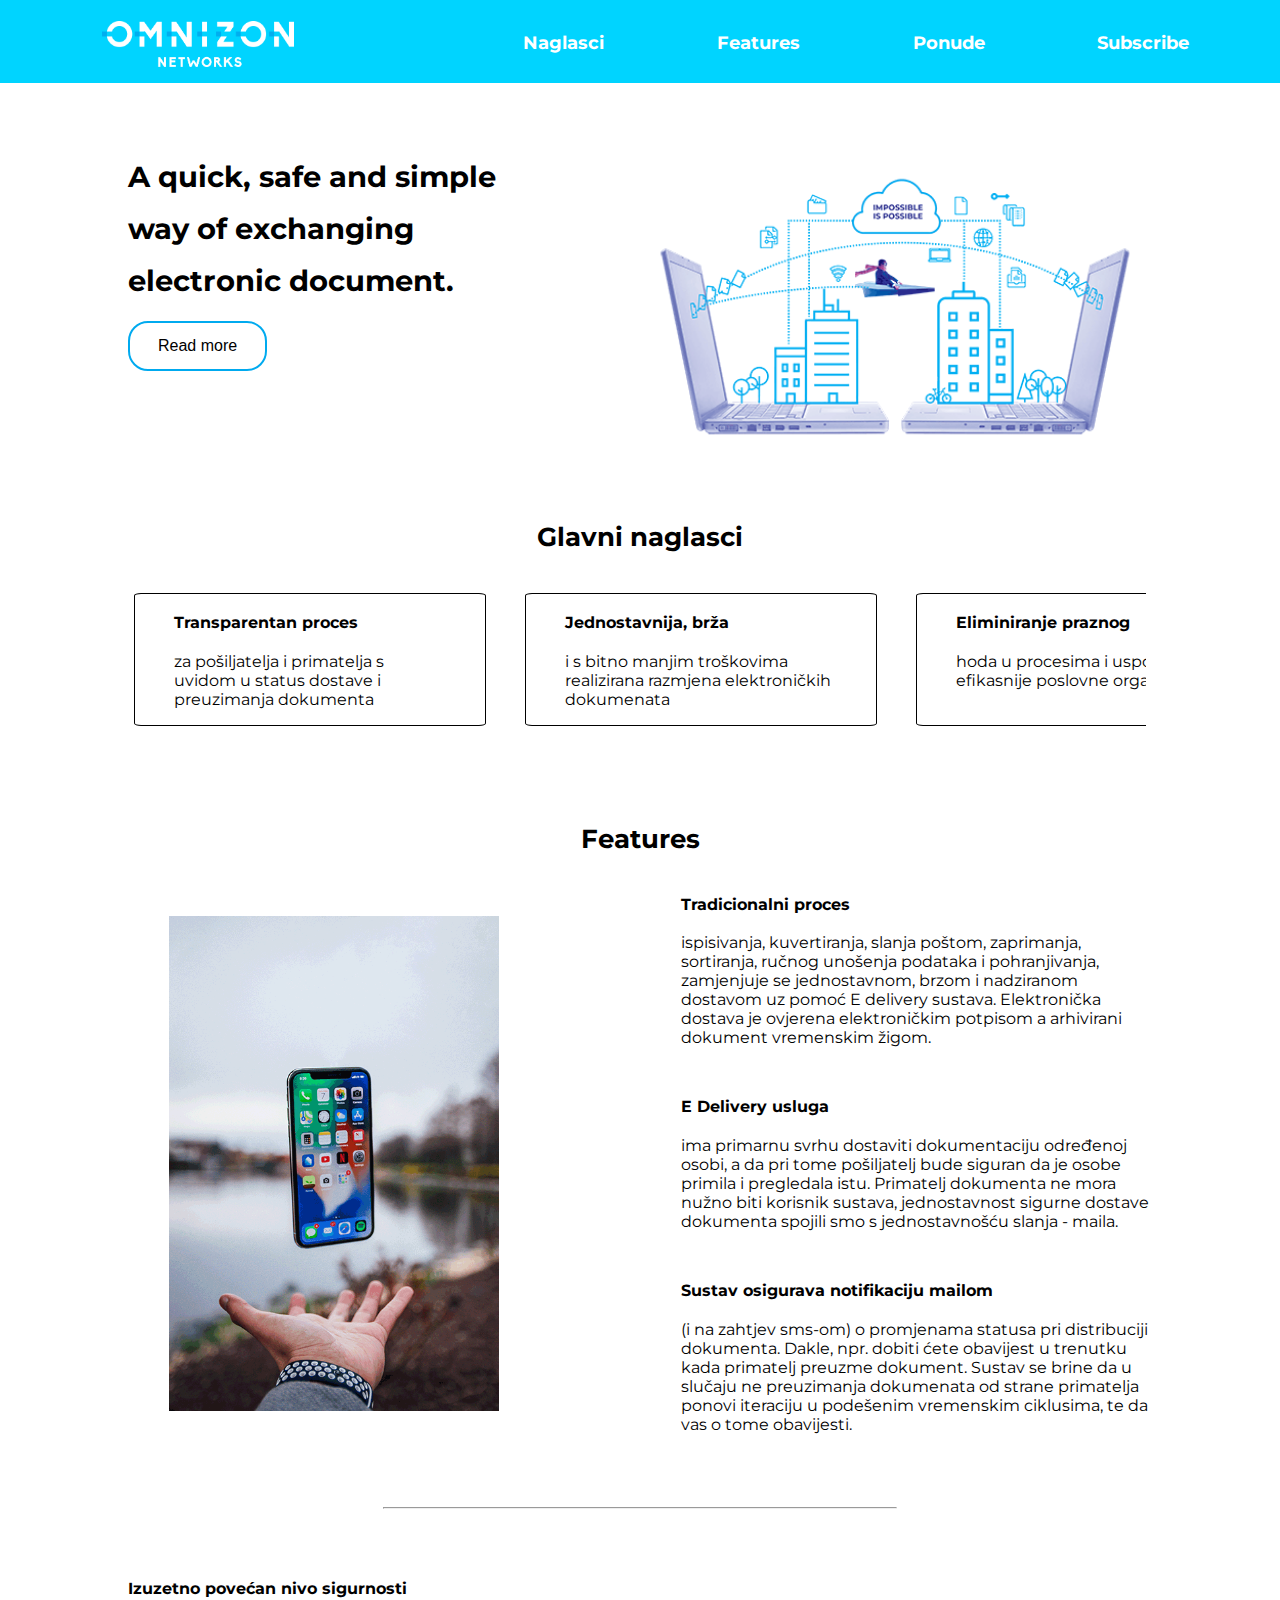
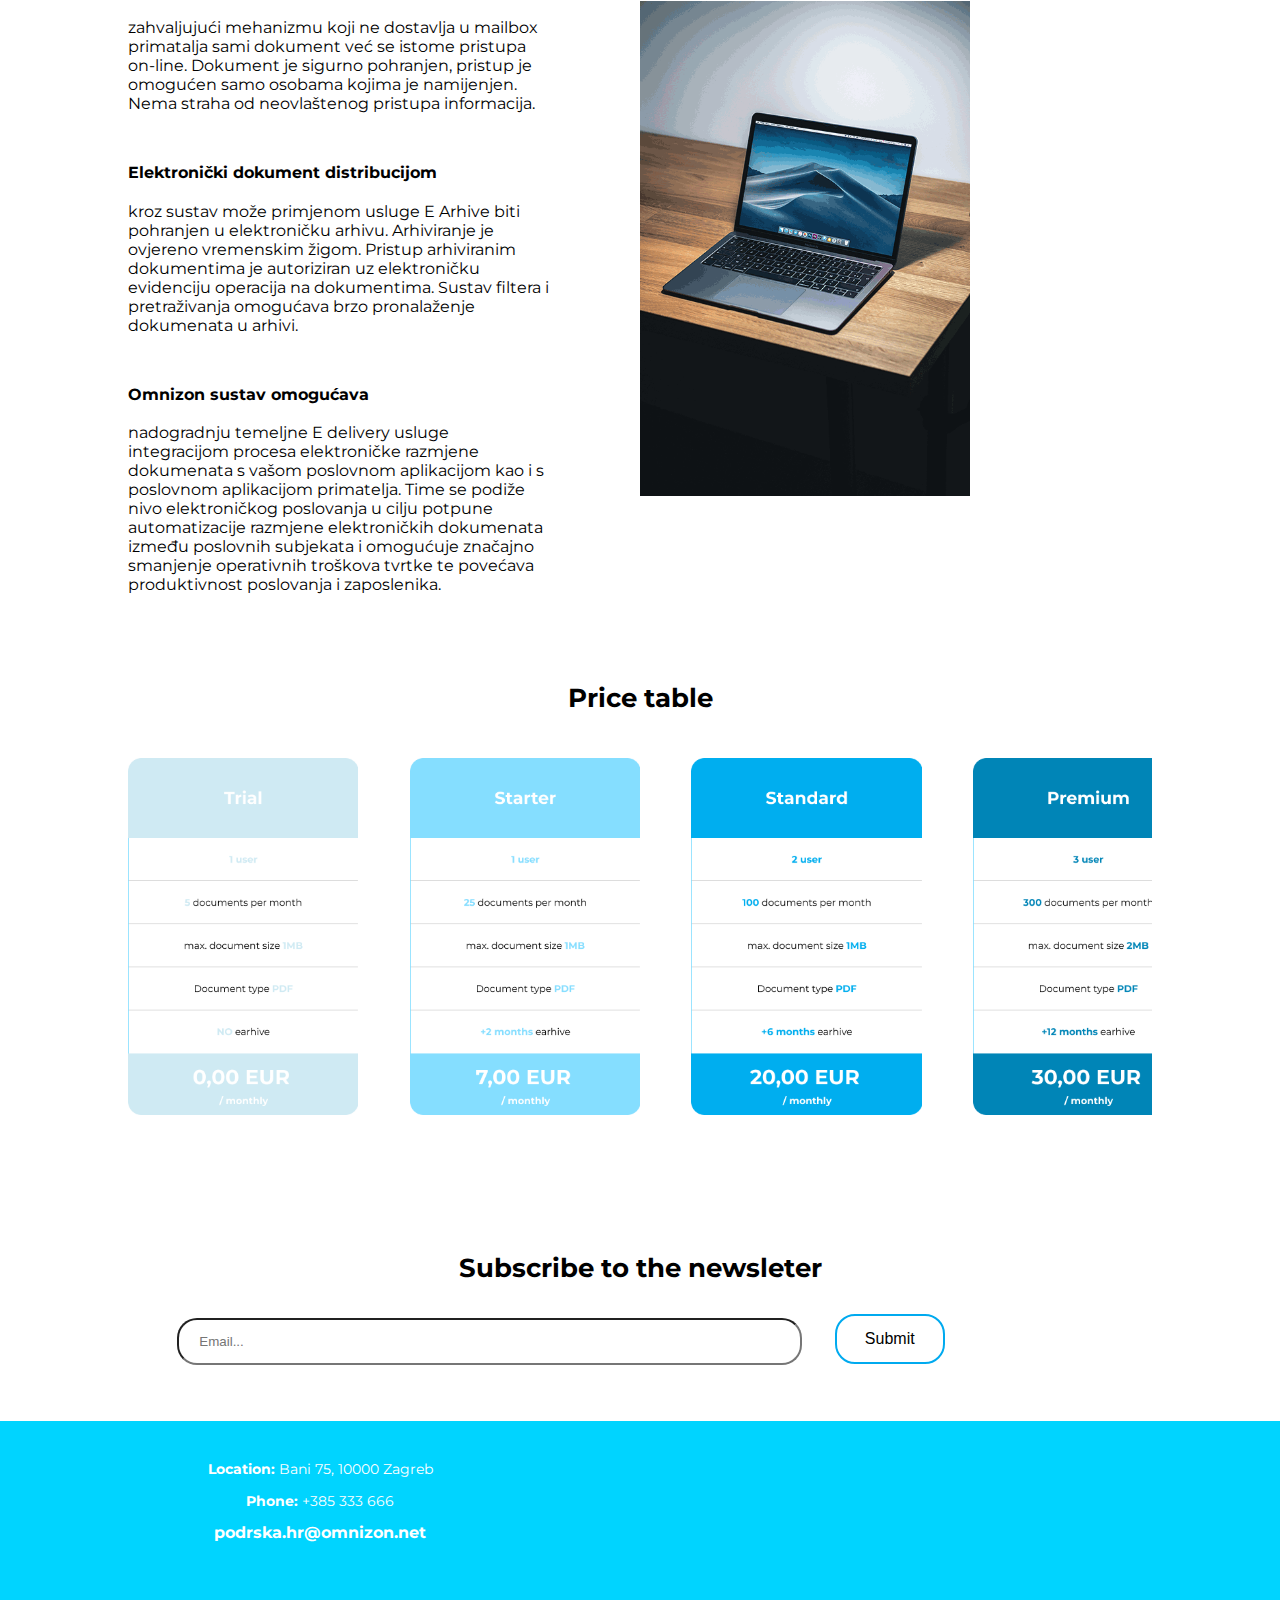
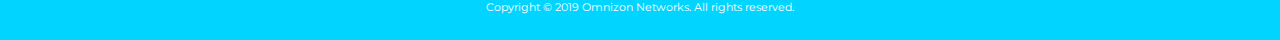
<file: index.html>
<!doctype html>
<html lang="en">

<head>
  <meta charset="utf-8">
  <title>Omnizon Networks</title>
  <meta name="viewport" content="width=device-width, initial-scale=1, shrink-to-fit=no">
  <meta name="description" content="Omnizon Networks">
    <meta name="keywords" content="Omnizon Networks, upcoming, current"> 
  <meta name="author" content="Bruna Tomaic">
    <link rel="stylesheet" href="css/style.css">
  <link rel="stylesheet" href="https://use.fontawesome.com/releases/v5.5.0/css/all.css" integrity="sha384-B4dIYHKNBt8Bc12p+WXckhzcICo0wtJAoU8YZTY5qE0Id1GSseTk6S+L3BlXeVIU" crossorigin="anonymous">
  <link href="https://fonts.googleapis.com/css?family=Montserrat&display=swap" rel="stylesheet">
</head>

<body>
  <header>
      <!-- mobile navigation -->
 <nav class="mob-nav header">
        <a href="index.html"><img class="logo" src="images/logo.png" alt="logo"></a>
     
      </nav>
      
      <!-- tablet and desktop navigation -->
      <section class="tablet-nav header">
          
             <nav class="header tablet-header">
                 <a href="index.html"><img class="logo" src="images/logo.png" alt="logo"></a> 
     <ul class="parent-ul">
        
        <li class="parent"><a href="#main-naglasci">Naglasci</a>       </li>
        <li><a href="#main-features">Features</a></li>
        <li><a href="#main-price">Ponude</a></li>
         <li><a href="#main-sub">Subscribe</a></li>
    </ul>

   </nav>
      </section>
  </header>
   
  
  <!-- starting the body of the home page -->
      
    <main id="main">
        <div id="wrapperr">
     <!-- mobile front image and text -->
        <section class="mob-one">
        
        <p class="text-one"><b>A quick, safe and simple way of exchanging electronic document.</b></p>
        <img class="laptop" src="images/Omnizon2.png" alt="computer image">
         
            <form action="about.html" class="div-button">
        <input class="btn main-button" type="submit" value="Read more">
            </form>
        </section>
        
        <!-- tabletand desktop img and text + grid -->
           <section class="tablet-one lap-main">
               <div class="grid-container">
                <div>
        <p class="text-one"><b>A quick, safe and simple way of exchanging electronic document.</b></p>
        
         <!-- button 
        <a><button class="btn btn-one" type="button" value="next"><span>Read more</span></button></a> -->
           <form action="about.html">
        <input class="btn btn-one" type="submit" value="Read more">
            </form>
                    
        </div>
                           
          <div>      
        <img class="laptop" src="images/Omnizon2.png" alt="computer image">
            </div> 
             </div>  
               
        </section>

        <article id="main-naglasci">
        
            <h2>Glavni naglasci</h2>
            
        <section id="naglasci">
            <!-- border and fontawsome + flexbox slider -->
            <div class="slider">
            <div class="solid slide">
                <div class="icon-text">
                    <i class="fas fa-envelope-open-text gem gem-text1"></i>
                    <p class="gem-text ft">Transparentan proces</p> 
                    <p>za pošiljatelja i primatelja s uvidom u status dostave i preuzimanja dokumenta</p>
            </div>
                </div> 
           
            <div class="solid slide">
                <div class="icon-text">
                    <i class="fas fa-money-check gem gem-text1"></i>
                    <p class="gem-text ft">Jednostavnija, brža</p> 
                    <p>i s bitno manjim troškovima realizirana razmjena elektroničkih dokumenata </p>
            </div>
                </div> 
            
               <div class="solid slide">
                <div class="icon-text">
                    <i class="fas fa-window-close gem gem-text1"></i>
                    <p class="gem-text ft">Eliminiranje praznog</p> 
                    <p>hoda u procesima i uspostava efikasnije poslovne organizacije</p>
            </div>
                </div> 
                
                     <div class="solid slide">
                <div class="icon-text">
                     <i class="fas fa-archive gem gem-text1"></i>
                    <p class="gem-text ft">Pouzdana elektronička arhiva</p> <p>dokumenta s kontroliranim pristupom i ovlastima </p>
            </div>
                </div> 
                
                     <div class="solid slide">
                <div class="icon-text">
                    <i class="fas fa-paper-plane gem gem-text1"></i>
                    <p class="gem-text ft">Automatizacija slanja</p> 
                    <p>elektroničkih dokumenata u planiranom vremenu</p>
            </div>
                </div> 
            </div>
            
         </section>
        
        </article>
        
        <!-- mobile features without img -->
        <article class="mob-one">
            <h2>Features</h2>
                <section class="feature-text features">     
               <div>
            <i class="fas fa-envelope-open-text gem gem-text1"></i>
                    <p class="gem-text ft">Tradicionalni proces</p>
            </div>
                <p class="features-text">ispisivanja, kuvertiranja, slanja poštom, zaprimanja, sortiranja, ručnog unošenja podataka i pohranjivanja, zamjenjuje se jednostavnom, brzom i nadziranom dostavom uz pomoć E delivery sustava. Elektronička dostava je ovjerena elektroničkim potpisom a arhivirani dokument vremenskim žigom.</p>
        
                    <div class="middle">
                 <div>
                     <i class="fas fa-paper-plane gem gem-text1"></i>
                    <p class="gem-text ft">E Delivery usluga ima</p>
            </div>
                <p class="features-text">primarnu svrhu dostaviti dokumentaciju određenoj osobi, a da pri tome pošiljatelj bude siguran da je osobe primila i pregledala istu. Primatelj dokumenta ne mora nužno biti korisnik sustava, jednostavnost sigurne dostave dokumenta spojili smo s jednostavnošću slanja - maila.</p>    
                </div>
                        
                 <div>
            <i class="fas fa-mail-bulk gem gem-text1"></i>
                    <p class="gem-text ft">Sustav osigurava notifikaciju mailom</p>
            </div>
                <p class="features-text">(i na zahtjev sms-om) o promjenama statusa pri distribuciji dokumenta. Dakle, npr. dobiti ćete obavijest u trenutku kada primatelj preuzme dokument. Sustav se brine da u slučaju ne preuzimanja dokumenata od strane primatelja ponovi iteraciju u podešenim vremenskim ciklusima, te da vas o tome obavijesti. </p>    
              
                    <hr class="hr-one">
                    
               <div>
                   <i class="fas fa-file-signature gem gem-text1"></i>
                    <p class="gem-text ft">Izuzetno povećan nivo sigurnosti</p>
            </div>
                <p class="features-text">zahvaljujući mehanizmu koji ne dostavlja u mailbox primatalja sami dokument već se istome pristupa on-line. Dokument je sigurno pohranjen, pristup je omogućen samo osobama kojima je namijenjen. Nema straha od neovlaštenog pristupa informacija.</p>
        
                    <div class="middle">
                 <div>
            <i class="fas fa-archive gem gem-text1"></i>
                    <p class="gem-text ft">Elektronički dokument distribucijom</p>
            </div>
                <p class="features-text">kroz sustav može primjenom usluge E Arhive biti pohranjen u elektroničku arhivu. Arhiviranje je ovjereno vremenskim žigom. Pristup arhiviranim dokumentima je autoriziran uz elektroničku evidenciju operacija na dokumentima. Sustav filtera i pretraživanja omogućava brzo pronalaženje dokumenata u arhivi. </p>    
                </div>
                        
                 <div>
            <i class="fas fa-gem gem gem-text1"></i>
                    <p class="gem-text ft">Omnizon sustav omogućava nadogradnju temeljne</p>
            </div>
                <p class="features-text">E delivery usluge integracijom procesa elektroničke razmjene dokumenata s vašom poslovnom aplikacijom kao i s poslovnom aplikacijom primatelja. Time se podiže nivo elektroničkog poslovanja u cilju potpune automatizacije razmjene elektroničkih dokumenata između poslovnih subjekata i omogućuje značajno smanjenje operativnih troškova tvrtke te povećava produktivnost poslovanja i zaposlenika. </p>    

                    
        </section>
        </article>
        
        <!-- tablet and desktop features with img + flexbox -->
        <article  id="main-features" class="tablet-one">
            <h2>Features</h2>
                <section class="feature-text1 flex-container">  
                   
                 <div>
                <img class="phone phone1" src="images/phone1.png"  alt="phone">    
                    </div>   
                    <div id="features1">
               <div>
            <i class="fas fa-envelope-open-text gem gem-text1"></i>
                    <p class="gem-text ft">Tradicionalni proces</p>
            </div>
                <p class="features-text features-text1">ispisivanja, kuvertiranja, slanja poštom, zaprimanja, sortiranja, ručnog unošenja podataka i pohranjivanja, zamjenjuje se jednostavnom, brzom i nadziranom dostavom uz pomoć E delivery sustava. Elektronička dostava je ovjerena elektroničkim potpisom a arhivirani dokument vremenskim žigom.</p>
        
                    <div class="middle">
                 <div>
            <i class="fas fa-paper-plane gem gem-text1"></i>
                    <p class="gem-text ft">E Delivery usluga</p>
            </div>
                <p class="features-text features-text1">ima primarnu svrhu dostaviti dokumentaciju određenoj osobi, a da pri tome pošiljatelj bude siguran da je osobe primila i pregledala istu. Primatelj dokumenta ne mora nužno biti korisnik sustava, jednostavnost sigurne dostave dokumenta spojili smo s jednostavnošću slanja - maila.</p>    
                </div>
                        
                 <div>
            <i class="fas fa-mail-bulk gem gem-text1"></i>
                    <p class="gem-text ft">Sustav osigurava notifikaciju mailom</p>
            </div>
                <p class="features-text features-text1">(i na zahtjev sms-om) o promjenama statusa pri distribuciji dokumenta. Dakle, npr. dobiti ćete obavijest u trenutku kada primatelj preuzme dokument. Sustav se brine da u slučaju ne preuzimanja dokumenata od strane primatelja ponovi iteraciju u podešenim vremenskim ciklusima, te da vas o tome obavijesti. </p>   
                        
                        </div>    
                    
        </section>
            <hr class="hr-one">
            
                        <section class="feature-text1 flex-container">  
                      
                    <div id="features2">
               <div>
            <i class="fas fa-file-signature gem gem-text1"></i>
                    <p class="gem-text ft">Izuzetno povećan nivo sigurnosti</p>
            </div>
                <p class="features-text features-text2">zahvaljujući mehanizmu koji ne dostavlja u mailbox primatalja sami dokument već se istome pristupa on-line. Dokument je sigurno pohranjen, pristup je omogućen samo osobama kojima je namijenjen. Nema straha od neovlaštenog pristupa informacija.</p>
        
                    <div class="middle">
                 <div>
             <i class="fas fa-archive gem gem-text1"></i>
                    <p class="gem-text ft">Elektronički dokument distribucijom</p>
            </div>
                <p class="features-text features-text2">kroz sustav može primjenom usluge E Arhive biti pohranjen u elektroničku arhivu. Arhiviranje je ovjereno vremenskim žigom. Pristup arhiviranim dokumentima je autoriziran uz elektroničku evidenciju operacija na dokumentima. Sustav filtera i pretraživanja omogućava brzo pronalaženje dokumenata u arhivi. </p>    
                </div>
                        
                 <div>
            <i class="fas fa-gem gem gem-text1"></i>
                    <p class="gem-text ft">Omnizon sustav omogućava</p>
            </div>
                <p class="features-text features-text2">nadogradnju temeljne E delivery usluge integracijom procesa elektroničke razmjene dokumenata s vašom poslovnom aplikacijom kao i s poslovnom aplikacijom primatelja. Time se podiže nivo elektroničkog poslovanja u cilju potpune automatizacije razmjene elektroničkih dokumenata između poslovnih subjekata i omogućuje značajno smanjenje operativnih troškova tvrtke te povećava produktivnost poslovanja i zaposlenika. </p>    
                   </div> 
                            
                 <div>
                <img class="phone phone2" src="images/laptop1.png"  alt="phone">    
                    </div>            
                    
        </section>    
            
        </article>
        <!-- price table -->
                <article id="main-price">
            <h2 class="price">Price table</h2>
                <section class="feature-text3 features">  
               
                <div class="slider2"> 
                <div class="slide2 zoom">        
               <a href="signin.html"><img class="table" src="images/Frame2.png" alt="price table"></a>
                </div>
                
                    <div class="slide2 zoom">        
                        <a href="signin.html"><img class="table" src="images/Frame2.1.png" alt="price table"></a>
                </div>
                    
                    <div class="slide2 zoom">        
                        <a href="signin.html"><img class="table" src="images/Frame2.2.png" alt="price table"></a>
                </div> 
                    
                    <div class="slide2 zoom">        
                        <a href="signin.html"><img class="table" src="images/Frame2.3.png" alt="price table"></a>
                </div> 
                    </div> 
                    
        </section>
        </article>
        
        
        <!-- slideshow 
        <article id="slideshow-container">
            <h2 id="main-graf">Graf</h2>
        <section>
            
        <div class="slideshow-container">

   <div class="mySlides fade">
     <img class="graf-img" src="images/me.jpg" alt="painting">
   </div>

   <div class="mySlides fade">
     <img class="graf-img" src="images/me.jpg" alt="painting1">
   </div>

   <div class="mySlides fade">
     <img class="graf-img" src="images/me.jpg" alt="hills">
   </div>

     </div>
     </section>
        </article> --> 
        
        <!-- subscribe to newsletter -->
        <article id="main-sub">
        <h2>Subscribe to the newsleter</h2>
        <section>
            
           <!-- <p class="sub-text">Lorem ipsum dolor sit amet, consectetur adipiscing elit. Cras hendrerit nulla et mi molestie, tristique luctus justo varius.</p> -->
        <div class="flex-container sub-text">
            <div>
         <form class="form" action="mailto:podrska.hr@omnizon.net" method="post" enctype="text/plain">
     
<label for="email">
<input type="email" id="email" class="email name" name="mail" placeholder="Email...">
     </label><br><br>
            </form>
        </div>
     
            <div>
      <button type="submit" class="button btn"><span>Submit</span></button>
                </div>
            </div>
          </section>  
        </article>
            </div> 
        <!-- footer -->
  <footer>
              <div class="grid-container footer-text">
            <div class="fp">
   <p><b>Location:</b> Bani 75, 10000 Zagreb</p>
   <p><b>Phone:</b> +385 333 666</p>
   <a href="mailto:podrska.hr@omnizon.net"><b>podrska.hr@omnizon.net</b></a>
        </div>
     
            <div>
       <ul class="social-buttons flex-container1">
     <li><a href="https://www.facebook.com/OmnizonNetworks" class="social-btn"><i class="fab fa-facebook-square"></i></a></li><!-- facebook -->
     <li><a href="https://www.linkedin.com/company/omnizon-networks/about/" class="social-btn"><i class="fab fa-linkedin"></i></a></li><!-- linkedin -->
   </ul>
                </div>
            </div>
      
      <p class="copy">Copyright &copy;  2019 Omnizon Networks. All rights reserved.
      </p>
  </footer>
        
    <script src="js/carasel.js"></script>
  </main>
      
   
</body>

</html>
</file>
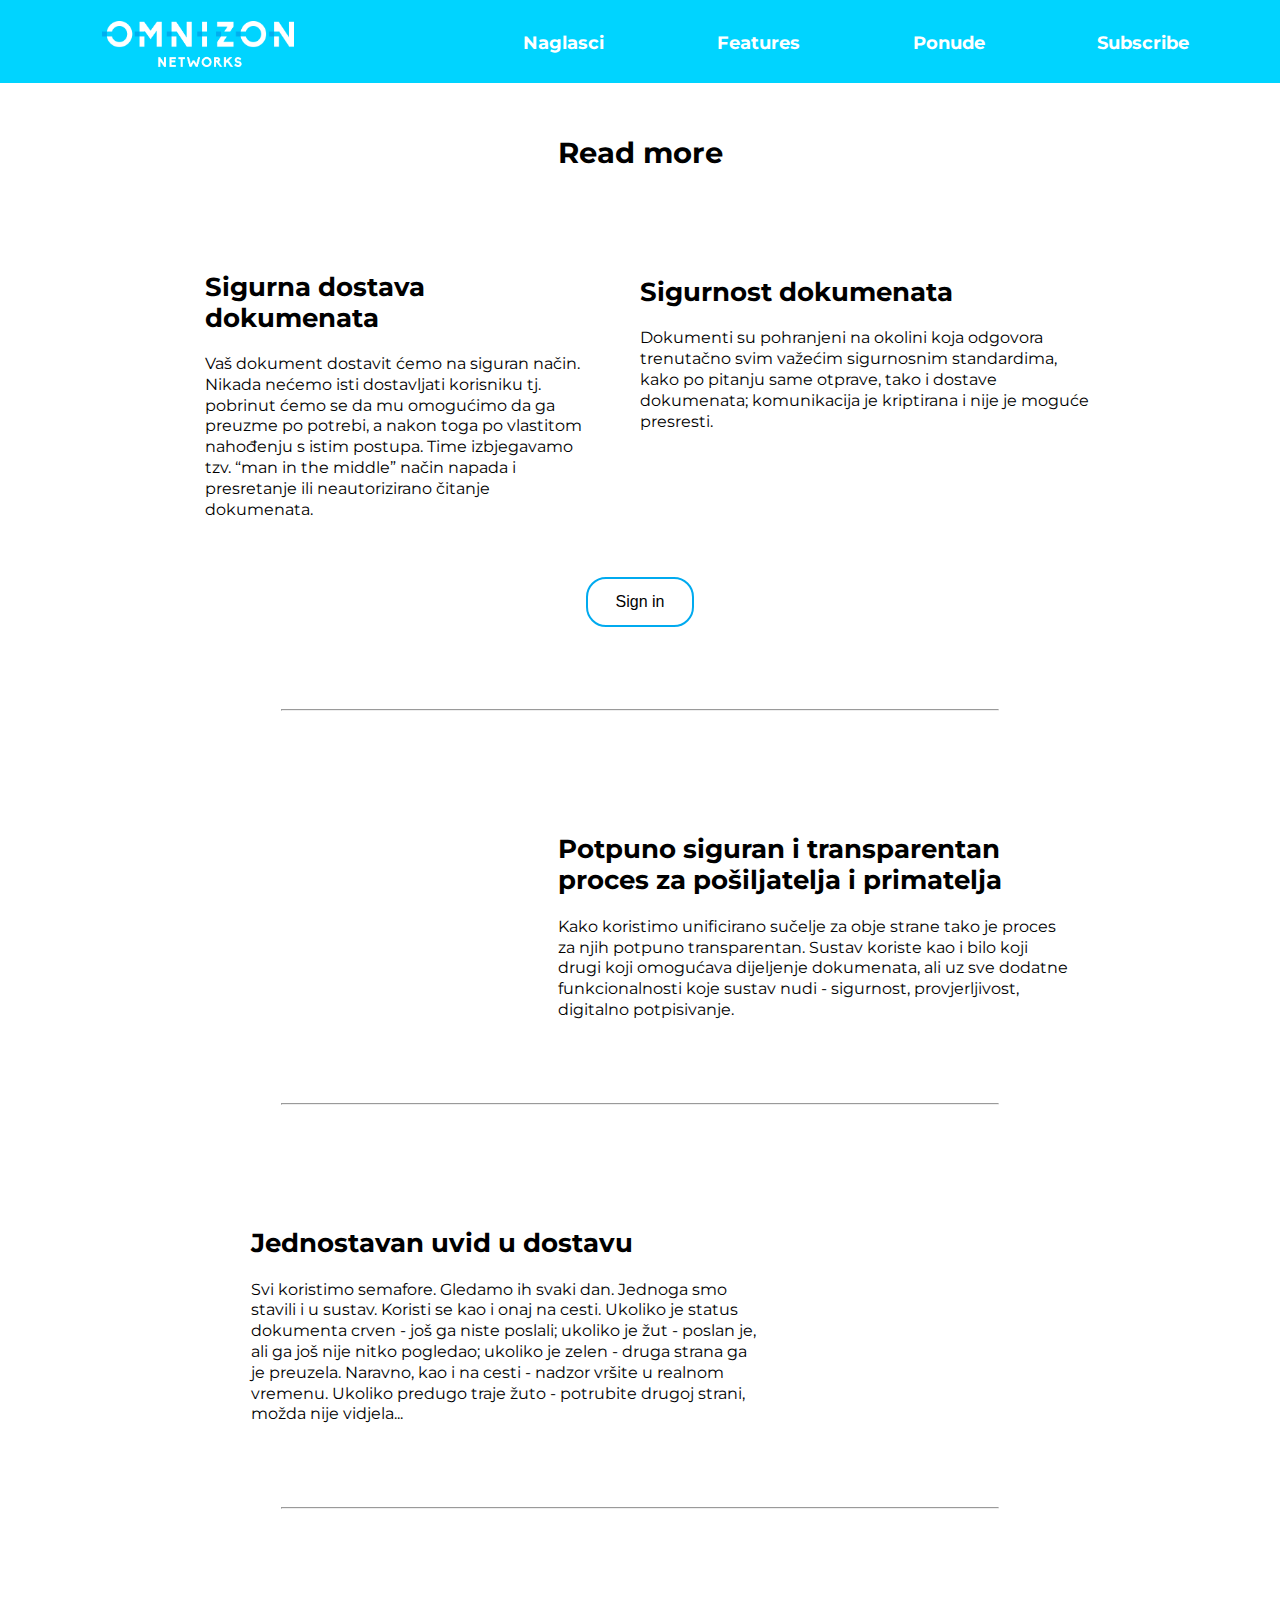
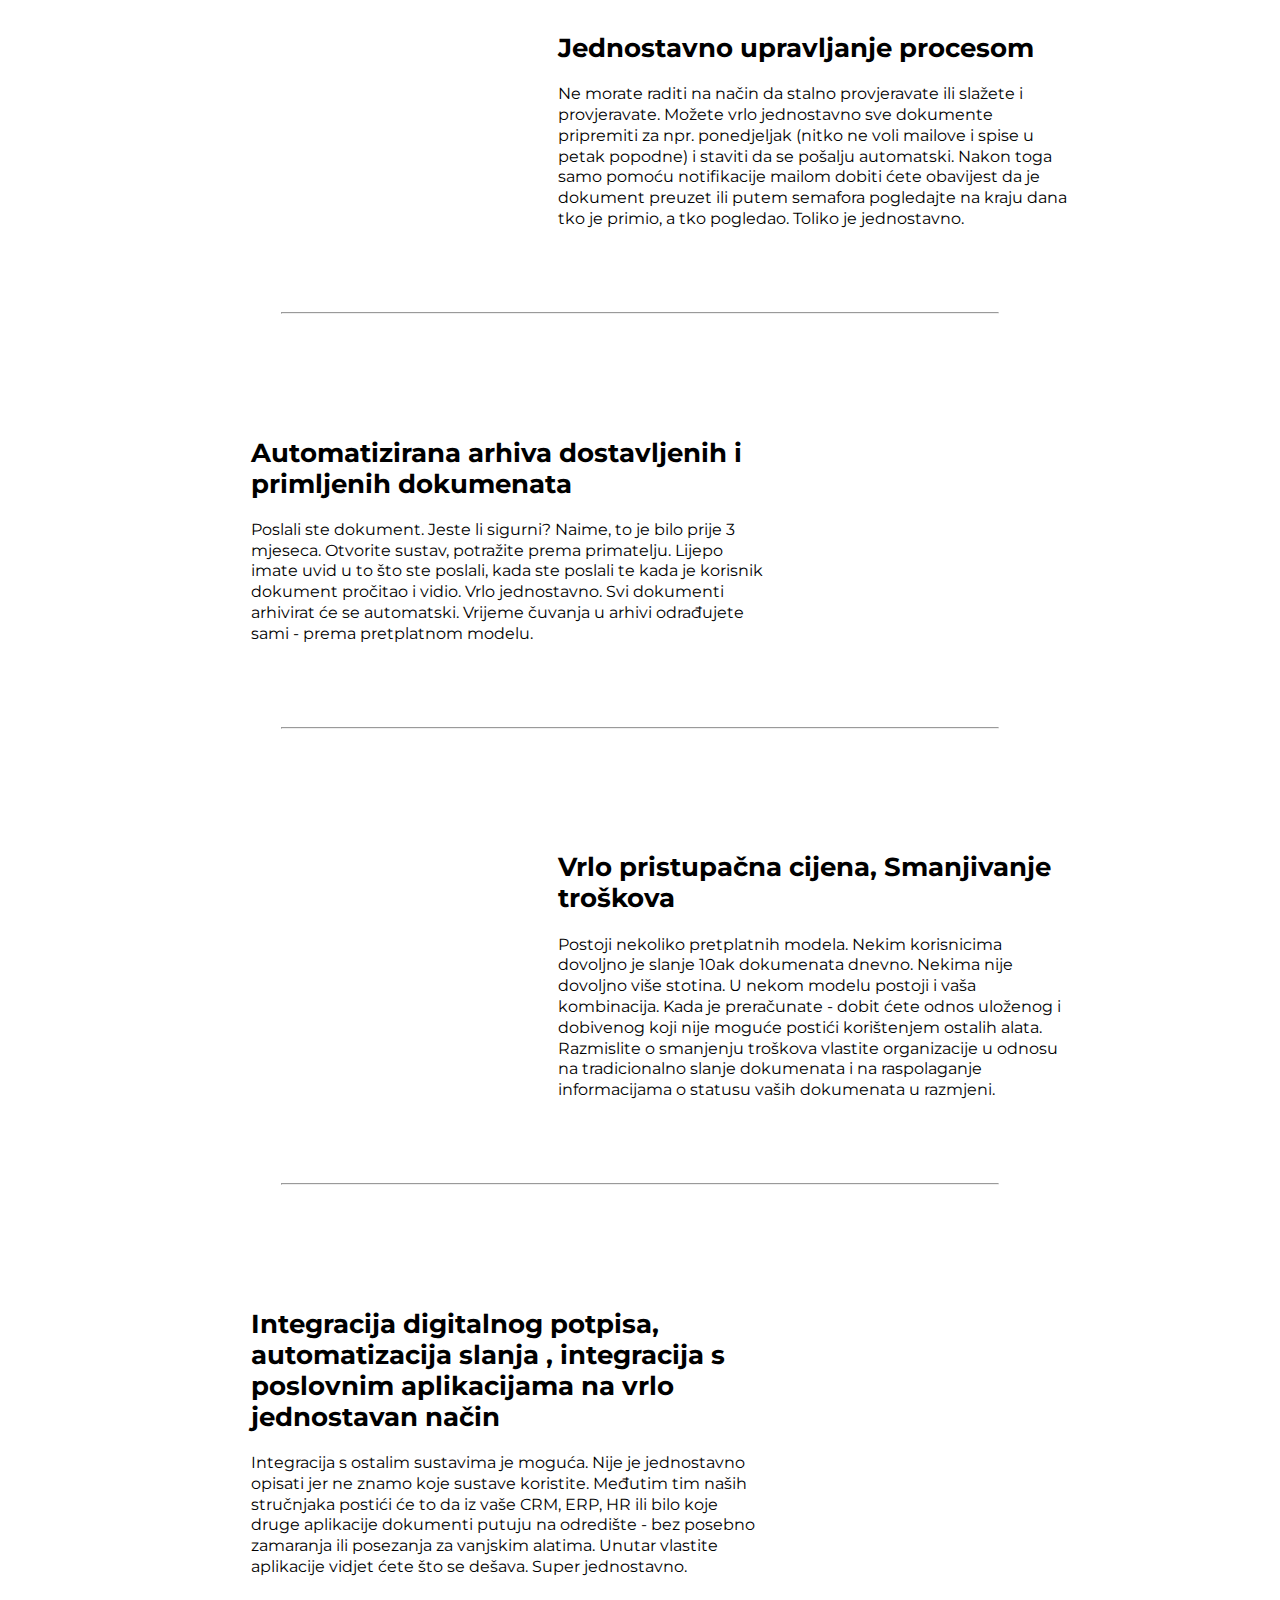
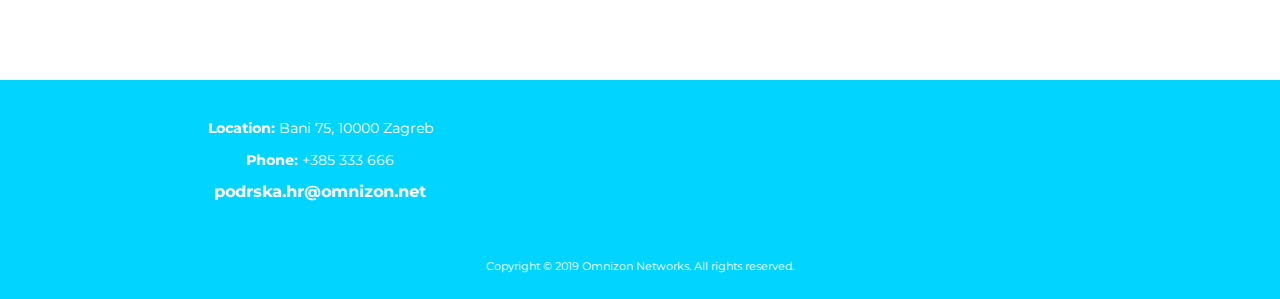
<file: about.html>
<!doctype html>
<html lang="en">

<head>
  <meta charset="utf-8">
  <title>Omnizon Networks</title>
  <meta name="viewport" content="width=device-width, initial-scale=1, shrink-to-fit=no">
  <meta name="description" content="Omnizon Networks">
    <meta name="keywords" content="Omnizon Networks, upcoming, current"> 
  <meta name="author" content="Bruna Tomaic">
    <link rel="stylesheet" href="css/style.css">
  <link rel="stylesheet" href="https://use.fontawesome.com/releases/v5.5.0/css/all.css" integrity="sha384-B4dIYHKNBt8Bc12p+WXckhzcICo0wtJAoU8YZTY5qE0Id1GSseTk6S+L3BlXeVIU" crossorigin="anonymous">
    <link href="https://fonts.googleapis.com/css?family=Montserrat&display=swap" rel="stylesheet">
</head>

<body>
  <header>
      <!-- mobile navigation -->
 <nav class="mob-nav header">
 <a href="index.html"><img class="logo" src="images/logo.png" alt="logo"></a>     
      </nav>
      
      <section class="tablet-nav">
          
             <nav class="header">
        <!-- tablet and desktop navigation -->
              <a href="index.html"><img class="logo" src="images/logo.png" alt="logo"></a>
     <ul class="parent-ul">
        
        <li class="parent"><a href="#main-naglasci">Naglasci</a>       </li>
        <li><a href="#main-features">Features</a></li>
        <li><a href="#main-price">Ponude</a></li>
         <li><a href="#main-sub">Subscribe</a></li>
    </ul>

   </nav>
      </section>
  </header>
     
  <!-- starting the body of the home page -->
      
    <main id="main">
        <div id="wrapperr">
        
       <article>
           <h1>Read more</h1>
           <div class="grid-container3">
        <section class="about-div about-s about-one">
           
            <h2 class="h2-tablet">Sigurna dostava dokumenata</h2>
          <p class="about-text">Vaš dokument dostavit ćemo na siguran način. Nikada nećemo isti dostavljati korisniku tj. pobrinut ćemo se da mu omogućimo da ga preuzme po potrebi, a nakon toga po vlastitom nahođenju s istim postupa. Time izbjegavamo tzv. “man in the middle” način napada i presretanje ili neautorizirano čitanje dokumenata.
</p>   
            </section>
           
                <section class="about-div about-one1">

             <h2 class="h2-tablet">Sigurnost dokumenata</h2>
          <p class="about-text">Dokumenti su pohranjeni na okolini koja odgovora trenutačno svim važećim sigurnosnim standardima, kako po pitanju same otprave, tako i dostave dokumenata; komunikacija je kriptirana i nije je moguće presresti.</p>   
           </section>
           </div>
        </article> 
        
         <form action="signin.html" class="div-button">
        <input class="btn price-btn" type="submit" value="Sign in">
            </form>
        
        <article class="about-section">
    
            <hr class="about-hr">
            
            <section class="about-div2 grid-container3 about-s3">
                <div>
                <i class="fas fa-globe-americas globe"></i>
                </div>
                <div>
             <h2 class="h2-tablet">Potpuno siguran i transparentan proces za pošiljatelja i primatelja</h2>
          <p class="about-text">Kako koristimo unificirano sučelje za obje strane tako je proces za njih potpuno transparentan. Sustav koriste kao i bilo koji drugi koji omogućava dijeljenje dokumenata, ali uz sve dodatne funkcionalnosti koje sustav nudi - sigurnost, provjerljivost, digitalno potpisivanje.
</p>           
                </div>
            </section>
            
            <hr class="about-hr">
            
            <section class="about-div2 mob-one">
                <i class="fas fa-paper-plane globe"></i>
             <h2 class="h2-tablet">Jednostavan uvid u dostavu</h2>
          <p class="about-text">Svi koristimo semafore. Gledamo ih svaki dan. Jednoga smo stavili i u sustav. Koristi se kao i onaj na cesti. Ukoliko je status dokumenta crven - još ga niste poslali; ukoliko je žut - poslan je, ali ga još nije nitko pogledao; ukoliko je zelen - druga strana ga je preuzela. Naravno, kao i na cesti - nadzor vršite u realnom vremenu. Ukoliko predugo traje žuto - potrubite drugoj strani, možda nije vidjela...</p>
           </section>
            
            <section class="about-div2 tablet-one grid-container3 about-s2">
                <div>
             <h2 class="h2-tablet">Jednostavan uvid u dostavu</h2>
          <p class="about-text">Svi koristimo semafore. Gledamo ih svaki dan. Jednoga smo stavili i u sustav. Koristi se kao i onaj na cesti. Ukoliko je status dokumenta crven - još ga niste poslali; ukoliko je žut - poslan je, ali ga još nije nitko pogledao; ukoliko je zelen - druga strana ga je preuzela. Naravno, kao i na cesti - nadzor vršite u realnom vremenu. Ukoliko predugo traje žuto - potrubite drugoj strani, možda nije vidjela...</p>
                    </div>
                <div>
                <i class="fas fa-paper-plane globe"></i>
                </div>
           </section>
            
            
        </article>
        
        
        <article class="about-section">

             <hr class="about-hr">
            
            <section class="about-div2 grid-container3 about-s3">
                <div>
                    <i class="fas fa-box-open globe"></i>
                </div>
                <div>
             <h2 class="h2-tablet">Jednostavno upravljanje procesom</h2>
          <p class="about-text">Ne morate raditi na način da stalno provjeravate ili slažete i provjeravate. Možete vrlo jednostavno sve dokumente pripremiti za npr. ponedjeljak (nitko ne voli mailove i spise u petak popodne) i staviti da se pošalju automatski. Nakon toga samo pomoću notifikacije mailom dobiti ćete obavijest da je dokument preuzet ili putem semafora pogledajte na kraju dana tko je primio, a tko pogledao. Toliko je jednostavno.
</p> 
            </div>        
            </section>
            
            <hr class="about-hr">
            
            <section class="about-div2 mob-one">
                <i class="fas fa-archive globe"></i>
             <h2>Automatizirana arhiva dostavljenih i primljenih dokumenata</h2>
          <p class="about-text">Poslali ste dokument. Jeste li sigurni? Naime, to je bilo prije 3 mjeseca. Otvorite sustav, potražite prema primatelju. Lijepo imate uvid u to što ste poslali, kada ste poslali te kada je korisnik dokument pročitao i vidio. Vrlo jednostavno. Svi dokumenti arhivirat će se automatski. Vrijeme čuvanja u arhivi odrađujete sami - prema pretplatnom modelu.</p>    
           </section>
            
            <section class="about-div2 tablet-one grid-container3 about-s2">
                <div>
             <h2 class="h2-tablet">Automatizirana arhiva dostavljenih i primljenih dokumenata</h2>
          <p class="about-text">Poslali ste dokument. Jeste li sigurni? Naime, to je bilo prije 3 mjeseca. Otvorite sustav, potražite prema primatelju. Lijepo imate uvid u to što ste poslali, kada ste poslali te kada je korisnik dokument pročitao i vidio. Vrlo jednostavno. Svi dokumenti arhivirat će se automatski. Vrijeme čuvanja u arhivi odrađujete sami - prema pretplatnom modelu.</p>   
                    </div>
                <div>
               <i class="fas fa-archive globe"></i>
                </div>
           </section>
            
        </article>
        
                <article class="about-section">
        
            <hr class="about-hr">        
            <section class="about-div2 grid-container3 about-s3">
                <div>
                <i class="fas fa-money-check globe"></i>
                    </div>
                <div>
             <h2 class="h2-tablet"> Vrlo pristupačna cijena,  Smanjivanje troškova</h2>
          <p class="about-text">Postoji nekoliko pretplatnih modela. Nekim korisnicima dovoljno je slanje 10ak dokumenata dnevno. Nekima nije dovoljno više stotina. U nekom modelu postoji i vaša kombinacija. Kada je preračunate - dobit ćete odnos uloženog i dobivenog koji nije moguće postići korištenjem ostalih alata. Razmislite o smanjenju troškova vlastite organizacije u odnosu na tradicionalno slanje dokumenata i na raspolaganje informacijama o statusu vaših dokumenata u razmjeni.</p> 
                    </div>
            </section>
                    
             <hr class="about-hr">        
            <section class="about-div2 mob-one">
                <i class="fas fa-file-signature globe"></i>
             <h2>Integracija digitalnog potpisa, automatizacija slanja , integracija s poslovnim aplikacijama na vrlo jednostavan način</h2>
          <p class="about-text">Integracija s ostalim sustavima je moguća. Nije je jednostavno opisati jer ne znamo koje sustave koristite. Međutim tim naših stručnjaka postići će to da iz vaše CRM, ERP, HR ili bilo koje druge aplikacije dokumenti putuju na odredište - bez posebno zamaranja ili posezanja za vanjskim alatima. Unutar vlastite aplikacije vidjet ćete što se dešava. Super jednostavno.</p> 
            </section>
                    
            <section class="about-div2 tablet-one grid-container3 about-s2">
                <div>
             <h2 class="h2-tablet">Integracija digitalnog potpisa, automatizacija slanja , integracija s poslovnim aplikacijama na vrlo jednostavan način</h2>
          <p class="about-text">Integracija s ostalim sustavima je moguća. Nije je jednostavno opisati jer ne znamo koje sustave koristite. Međutim tim naših stručnjaka postići će to da iz vaše CRM, ERP, HR ili bilo koje druge aplikacije dokumenti putuju na odredište - bez posebno zamaranja ili posezanja za vanjskim alatima. Unutar vlastite aplikacije vidjet ćete što se dešava. Super jednostavno.</p>
            </div>   
                <div>
                <i class="fas fa-file-signature globe"></i>
                </div>
            </section>          
            
        </article>
        </div>
    <!-- footer -->        
  <footer class="about-footer">
              <div class="grid-container footer-text">
            <div class="fp">
   <p><b>Location:</b> Bani 75, 10000 Zagreb</p>
   <p><b>Phone:</b> +385 333 666</p>
   <a href="mailto:podrska.hr@omnizon.net"><b>podrska.hr@omnizon.net</b></a>
        </div>
     
            <div>
       <ul class="social-buttons flex-container1">
     <li><a href="https://www.facebook.com/OmnizonNetworks" class="social-btn"><i class="fab fa-facebook-square"></i></a></li><!-- facebook -->
     <li><a href="https://www.linkedin.com/company/omnizon-networks/about/" class="social-btn"><i class="fab fa-linkedin"></i></a></li><!-- linkedin -->
   </ul>
                </div>
            </div>
      
      <p class="copy">Copyright &copy;  2019 Omnizon Networks. All rights reserved.
      </p>
  </footer>
        
  </main>
      
    
</body>

</html>
</file>
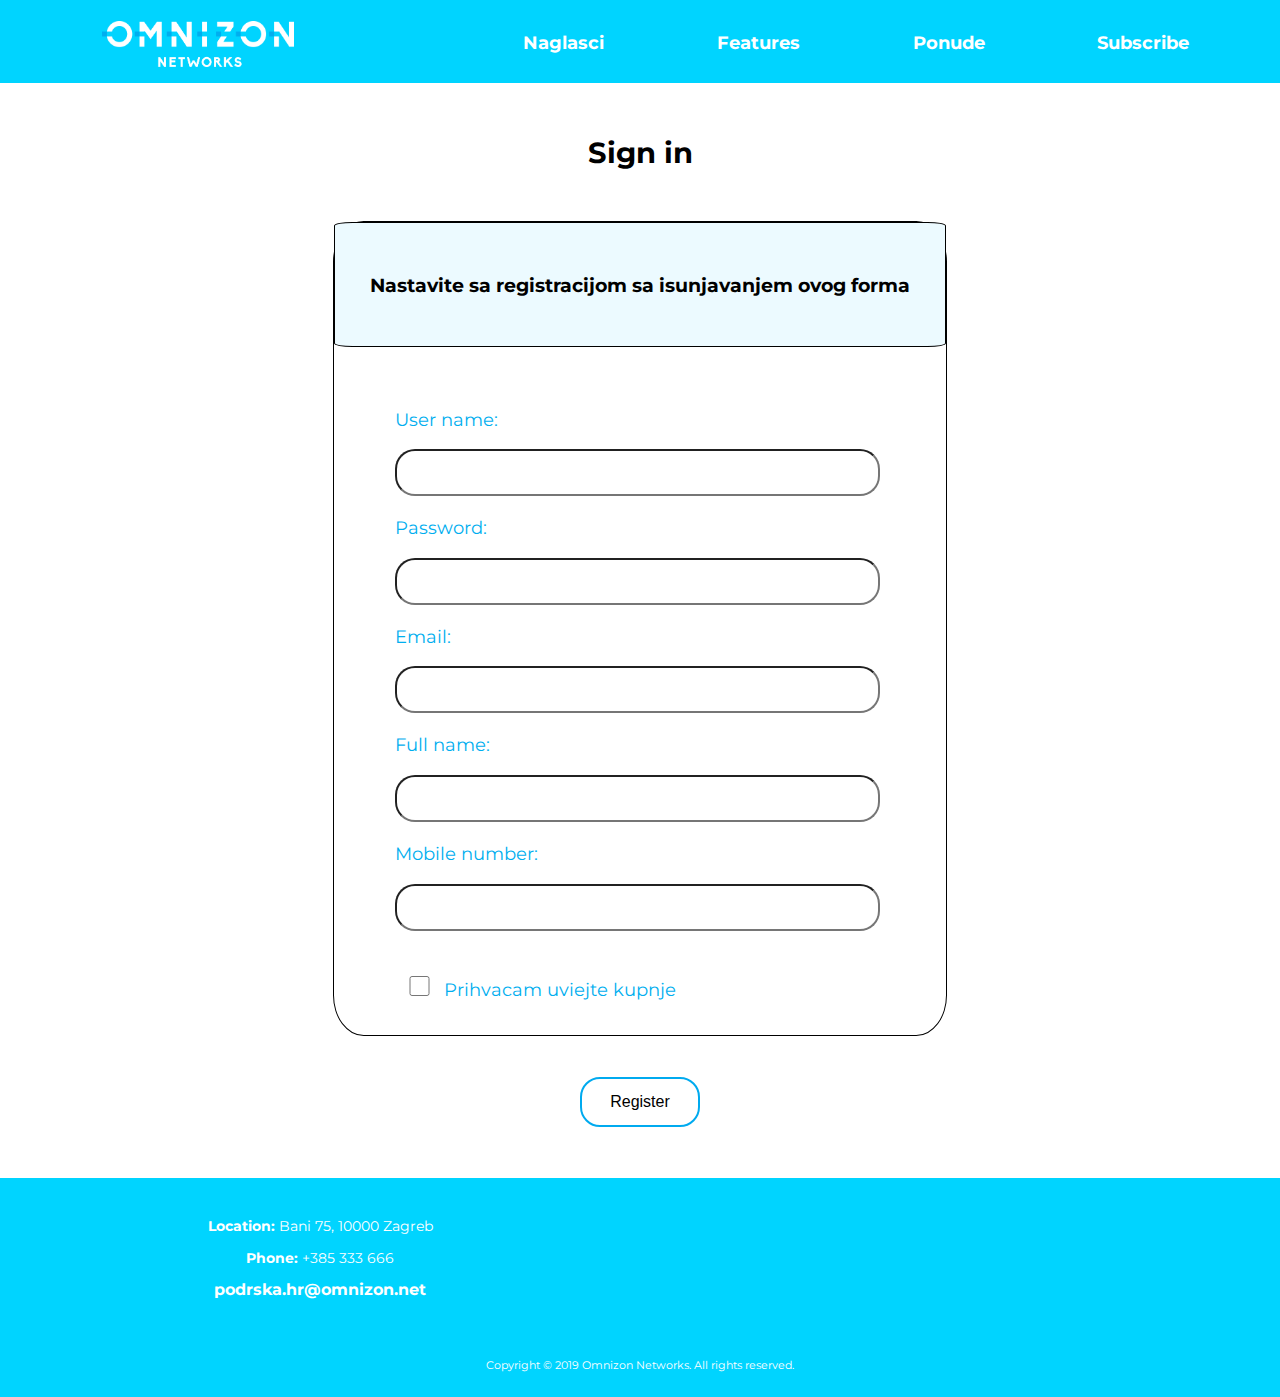
<file: signin.html>
<!doctype html>
<html lang="en">

<head>
  <meta charset="utf-8">
  <title>Omnizon Networks</title>
  <meta name="viewport" content="width=device-width, initial-scale=1, shrink-to-fit=no">
  <meta name="description" content="Omnizon Networks">
    <meta name="keywords" content="Omnizon Networks, upcoming, current"> 
  <meta name="author" content="Bruna Tomaic">
    <link rel="stylesheet" href="css/style.css">
  <link rel="stylesheet" href="https://use.fontawesome.com/releases/v5.5.0/css/all.css" integrity="sha384-B4dIYHKNBt8Bc12p+WXckhzcICo0wtJAoU8YZTY5qE0Id1GSseTk6S+L3BlXeVIU" crossorigin="anonymous">
  <link href="https://fonts.googleapis.com/css?family=Montserrat&display=swap" rel="stylesheet">
</head>

<body>
  <header>
      <!-- mobile navigation -->
 <nav class="mob-nav header">
        <a href="index.html"><img class="logo" src="images/logo.png" alt="logo"></a>
     
      </nav>
      
      <!-- tablet and desktop navigation -->
      <section class="tablet-nav header">
          
             <nav class="header tablet-header">
                 <a href="index.html"><img class="logo" src="images/logo.png" alt="logo"></a> 
     <ul class="parent-ul">
        
        <li class="parent"><a href="#main-naglasci">Naglasci</a>       </li>
        <li><a href="#main-features">Features</a></li>
        <li><a href="#main-price">Ponude</a></li>
         <li><a href="#main-sub">Subscribe</a></li>
    </ul>

   </nav>
      </section>
  </header>
   
  
  <!-- starting the body of the home page -->
      
    <main id="main">
        <div id="wrapperr">
     <!-- mobile front image and text -->
            
            <article>
            <h1 class="sign-h1">Sign in</h1>
                
            <section class="border">
            <div class="border1">
                <p class="form-text1">Nastavite sa registracijom sa isunjavanjem ovog forma</p>
            </div>    
                
            <form class="form-text">
  User name:<br>
  <input class="sign-input" type="text" name="firstname" value="">
  <br><br>
  Password:<br>
  <input class="sign-input" type="text" name="lastname" value="">
  <br><br>
   Email:<br>
  <input class="sign-input" type="text" name="lastname" value="">
  <br><br>            
   Full name:<br>
  <input class="sign-input" type="text" name="lastname" value="">
  <br><br> 
   Mobile number:<br>
  <input class="sign-input" type="text" name="lastname" value="">
  <br><br>   
  <input class="sign-input1" type="checkbox" name="vehicle" value="uvijeti">Prihvacam uviejte kupnje<br>                
</form>         
                
            </section>    
        
                <form action="about.html" class="div-button">
        <input class="btn signin-button" type="submit" value="Register">
            </form>
                
            </article>
            
            
        </div>
<!-- footer -->
  <footer>
              <div class="grid-container footer-text">
            <div class="fp">
   <p><b>Location:</b> Bani 75, 10000 Zagreb</p>
   <p><b>Phone:</b> +385 333 666</p>
   <a href="mailto:podrska.hr@omnizon.net"><b>podrska.hr@omnizon.net</b></a>
        </div>
     
            <div>
       <ul class="social-buttons flex-container1">
     <li><a href="https://www.facebook.com/OmnizonNetworks" class="social-btn"><i class="fab fa-facebook-square"></i></a></li><!-- facebook -->
     <li><a href="https://www.linkedin.com/company/omnizon-networks/about/" class="social-btn"><i class="fab fa-linkedin"></i></a></li><!-- linkedin -->
   </ul>
                </div>
            </div>
      
      <p class="copy">Copyright &copy;  2019 Omnizon Networks. All rights reserved.
      </p>
  </footer>
        
  </main>
      
   
</body>

</html>
</file>
<file: css/style.css>
body{
    margin: 0;
    font-family: 'Montserrat', sans-serif;
}

h1{
    text-align: center;
}

h2{
    font-size: 1.4em;
    text-align: center;
     margin-top: 12%;
}

/* main page */
/* logo */
.logo {
	text-align: center;
    width: 50%;
    margin: 3% 24% 3% 24%;
}

/* header color */
.header{
    background-color: #00D4FF;
}

/* main image (laptops) */
.laptop{width: 100%;
    margin-top: 10%;
}

/* text on the image */
.text-one{
    text-align: center;
    position: absolute;
    top: 13%;
    margin: 0 10% 0 10%;
    font-size: 1.3em;
}

.main-button{
    margin: 0 0 0 0;
}

/* button style */
.btn {
    text-align: center;
    border: 2px solid #00aaef;
    border-radius: 20px;
    background-color: white;
    color: black;
    padding: 14px 28px;
    font-size: 1em;
    cursor: pointer;
}

.btn:hover {
    background: #00aaef;
    color: white;
}

.div-button{
    text-align: center;
}

#naglasci{
    padding-top: 2%;
}

.hr-one{
    margin-top: 15%;
    margin-bottom: 15%;
}

/* border and fexbox slider style */
.solid {border-style: solid;
    border-width: thin;
    margin: 0 5% 0 5%; 
    border-radius: 2%;
    padding: 0 5% 0 5%;
}

.slider {
  margin: 0 0 0 0;
  width: 100%;
  height: auto;
  display: flex;
  overflow-x: auto;
}
.slide {
  width: 60%;
  flex-shrink: 0;
}

.slider2 {
    margin: 0 5% 0 0;
  width: 100%;
  height: auto;
  display: flex;
  overflow-x: auto;
}

.slide2{
    margin: 5% 5% 0 0;
     width: 50%;
     flex-shrink: 0;
}


/* flex container */
.flex-container {
  display: flex;
  flex-direction: row;
    
}

.flex-container > div {
  width: 100%;
  margin: 2%;
    padding: 2%;
}

.flex-container > img {
  width: 100%;
  margin: 2%;
    padding: 2%;
}


/* fontawsome icon style and text style*/
.gem-text{
    line-height: 160%;
}

.gem-text1{
    float: left;
    margin: 0 5% 0 0;
}

.gem{
    font-size: 135%;
    color: #00aeef;
}


.ft{
    font-weight: bold;
}

.feature-text{
    margin: 0 5% 0 5%;
    text-align: left;
}

.feature-text3{
    margin: 0 0 0 0; 
    padding: 0 0 0 0;
}

.middle{
    margin: 10% 0 10% 0;
}

/* Slideshow container 
.slideshow-container {
  width: 100%;
  position: relative;
  margin: auto;
}*/

/* Fading animation 
.fade {
  -webkit-animation-name: fade;
  -webkit-animation-duration: 1.5s;
  animation-name: fade;
  animation-duration: 1.5s; }

@-webkit-keyframes fade {
  from {
    opacity: .4; }
  to {
    opacity: 1; } }
@keyframes fade {
  from {
    opacity: .4; }
  to {
    opacity: 1; } }

.graf-img{
    width: 100%;
}*/

/* price table style */
.table{
    margin-top: -5%;
    width: 100%;
}

/* subscribe text style */
.sub-text{ 
    padding: 0 5% 0 5%;
    text-align: center;
}

/* form */
.form {
  margin: 8% 3% 5% 0;
  text-align: justify;
  font-size: 1em; 
}

.email {
  margin-left: 0; }

input {
  padding: 14px 20px;
  border-radius: 20px; 
}

/* button for subscribe */
.button{
     text-align: center;
    border: 2px solid #00aaef;
    border-radius: 20px;
    background-color: white;
    color: black;
    padding: 14px 20px;
    font-size: 1em;
    cursor: pointer;
    margin: 15px 0 0 0;
}

/* footer */
footer{
    background-color: #00D4FF;
}

footer p {
    margin: 0%;
    font-size: 0.9em;
    text-align: center;
    color: white;
    margin: 0 5% 0 5%;
}

    /* grid side by side */
    .grid-container {
        display: grid;
        grid-template-columns: repeat(2, 1fr);
    }

    .grid-container div {
        border: 1px;
    }

    .grid-container {
        border: 1px;
        width: 100%;
    }

.fp{
    text-align: left;
    margin: 5% 0 8% 12%;  
 }

/* social media */
.social-btn{
    font-size: 120%;
}

a{
    text-decoration: none;
    color: white;
}

ul{
    list-style-type: none;
    text-align: right;
    margin: 5% 12% 0 0;
}

.copy{
    font-size: 0.7em;
    padding-bottom: 2%;
}

.mob-nav{
    display: flow-root;
}

.tablet-nav{
    display: none;
}

  .mob-one{
        display: flow-root;
    }
    
    .tablet-one{
        display: none;
    }


/* about page */
#wrapperr{
    margin: 0 3% 0 3%;
}

/* fontawsome style */
.globe{
    text-align: center;
    font-size: 4em;
    color: #00aeef;
}

.about-div2{
    text-align: center;
}

.about-text{
    text-align: center;
    margin: 0 4% 0 4%;
    line-height: 130%;
}

.price-btn{
    margin-top: 8%; 
    display: block;
    margin-left: auto;
    margin-right: auto;
}

/* line style */
.about-hr{
    width: 70%;
    margin-top: 8%;
    margin-bottom: 8%;
}

/* footer */
.about-footer{
    margin-top: 8%;
}

.about-tablet{
    display: none;
}

/* Sign in page */

/* form text */
.form-text{
   text-align: center;
    color: #00aeef;
}

.form-text1{
   text-align: center;
    font-weight: bold;
    font-size: 1.2em;
}

/* input text */
.sign-input{
    margin: 4% 0 0 0;
    
}

.sign-input1{
    margin: 0 0 10% 0;
    width: 10%;
    height: 20px;
}

/* border 1 */
.border{
    border-style: solid;
    border-width: thin;
    border-radius: 3%;
    margin: 10% 0 10% 0; 
}

/* border 2 */
.border1{
    border-style: solid;
    border-width: thin;
    border-radius: 5%;
    margin-bottom: 10%;
    padding: 5% 0 5% 0;
    background-color: #ECFAFF;
}

/* sign in button */
.signin-button{
    margin-bottom: 10%;
}


/* ---------768px  The tablet breaking point -------- */

@media only screen and (min-width: 768px) {
    
    #wrapperr{
       margin: 0 5% 0 5%; 
    }
    
    .mob-nav{
        display:none;
    }
    
    .tablet-nav{
    display: flow-root;
    }
    
    .mob-one{
        display: none;
    }
    
    .tablet-one{
        display: flow-root;
    }
    
    /* main page */
    h2{
        margin-top: 10%; 
    }
    
    /* nav grid */
    nav{
        display: grid;
        grid-template-columns: 1fr 2fr;
    }
    
    /* header img and style */
        header img {
      max-width: 70%;
      margin-left: 0;
      padding-top: 2%;
      margin-bottom: 5%;       
    }
    
    header a {
      text-decoration: none;
      color: white; 
    }
    
    header a:hover {
      color: blue; 
    }
    /* nav style */
    .parent-ul {
    display: flex;
    justify-content: space-around;
    font-size: 1em;
    margin: 1% 4% 0 0;
        font-weight: bold;
    }
    
    /* Sub Menu */
    .parent-ul li {
      padding: 3%; 
    }
    
    .parent-ul li.parent ul.child {
        display: none;
    }
   
    /* text style next to the img */
    .text-one{
    text-align: left;
    position: relative;
    font-size: 1.5em;
        line-height: 160%;
    }
    
    .lap-main{
        margin-top: 2%;
    }
    
    /* laptop img */
    .laptop{
        position: relative;
        margin: 0 0 0 0;
        height: auto;
    }
    
    /* button */
    .btn-one {
    margin: 15% 0 0 10%;
}
    
    
    /* button Animation */
.btn{
    cursor: pointer; 
    display: inline-block;
    position: relative; 
    transition: 0.5s;
}

.btn:after {
    content: '\00bb';
    position: absolute;
    opacity: 0;
    top: 0;
    right: -20px;
    transition: 0.5s;
    color: white;
}

.btn:hover{
    padding-right: 25px;
    color: white;
  }
  
  .btn:hover {
    opacity: 1;
    right: 0;
  }
    
    .gem{
        font-size: 2em;
    color: lightgray;
}
    .gem:hover{
        color: #00aeef
    }
    
    /* border and slider style */
 .solid {border-style: solid;
    border-width: thin;
    margin: 0 0 0 5%; 
    border-radius: 2%;
}
    .slider {
  margin: 0 0 0 0;
  width: 100%;
  height: auto;
  display: flex;
  overflow-x: auto;
}
.slide {
  width: 35%;
  flex-shrink: 0;
  height: auto;
    margin-bottom: 2%;
}
    
    .feature-text1{
    text-align: left;
}
    #features2{
        margin: 0 0 0 0;
        padding: 0 0 0 0;
    }
    
    #features1{
        margin: 0 0 0 0;
        padding: 0 0 0 0;
    }
     
    .features{
        margin: 0 25% 0 25%; 
        text-align: left;
    }
    
    /* features img style */
    .phone{
        width: 100%;
    }
    
    
    .hr-one{
        margin-top: 5%;
        margin-bottom: 5%;
    }
    
    /* price table style */
    .slider2 {
  margin: 0 0 0 -50%;
  padding: 0 100% 0 0;        
  width: 100%;
  display: flex;
  overflow-x: auto;
}

.slide2{
    margin: 15% 10% 10% 0;
     width: 60%;
     flex-shrink: 0;
}
    
    /* line style */
    hr{
        width: 50%;
    }
    
    
    /* price table zoom on */
    .zoom:hover {
  -ms-transform: scale(1.1); /* IE 9 */
  -webkit-transform: scale(1.1); /* Safari 3-8 */
  transform: scale(1.1); 
}
    
    /* slideshow 
    .slideshow-container {
  width: 50%;
  position: relative;
  margin: auto;
}*/
    
    /* form and input style */
    .form {
  margin: 8% 0 5% 0;
  text-align: left;
  font-size: 1em; 
}

.email {
  margin: 0 0 0 -10%;
    width: 150%;
    }  
    
input {   
    text-align: left;
}

    .sub-text{
        margin: -3% 0 0 0;
    }    

    /* button-subscribe */
.button{
     text-align: center;
    border: 2px solid #00aaef;
    border-radius: 20px;
    background-color: white;
    color: black;
    margin: 7% 0 0 35%;
    font-size: 1em;
    cursor: pointer;
    padding: 14px 28px;
}
    
.button:hover {
    background: #00aaef;
    color: white;
}   
    /* grid for footer and header */
       .grid-container1 {
        display: grid;
        grid-template-columns: repeat(2, 1fr);
    }

    .grid-container1 div {
        border: 1px;
    }

    .grid-container1 {
        border: 1px;
    }
    
    /* footer */
    .fp{
    text-align: left;
    margin: 5% 0 8% 12%;  
 }

    /* social media */
.social-btn{
    font-size: 120%;
}
    
    .fp{
    text-align: center;
    margin: 5% 0 8% 0;  
 }

    .social-buttons{
        margin: 5% 0 0 40%;
    }
 
    /* felxbox */
   .flex-container1 {
  display: flex;
  flex-direction: row;
    
}

.flex-container1 > li {
    width: 20%;
    font-size: 1.4em;
}
    
    #main-price{
        margin-top: 10%;
    }
    
    .price{
     margin-bottom: -2%;
    }

    /* about page */
    
        .grid-container3 {
        display: grid;
        grid-template-columns: repeat(2, 1fr);
    }

    .grid-container3 section {
        border: 1px;
    }
    
     .grid-container3 div {
        border: 1px;
    }

    .grid-container3 {
        border: 1px;
        width: 100%;
    }
    
    /* line to apper in tablet and desktop version */
    .about-tablet{
        display: flow-root;
        margin-top: 4%;
        margin-bottom: 2%;  
        width: 75%;
    }
  
    /* fontawsome style */
    
    .globe{
        font-size: 10em;
        margin: 5% 0 0 0;
        color: lightgray;
    }
    
    .globe:hover{
        color: #00aeef;
    }
    
    /* styling the text and img */
    .about-section{
        margin: 0 0 2% 0;   
    }
    
    .h2-tablet{
        text-align: left;
    }
    
    .about-text{
         text-align: left;
        margin: 0 0 0 0;
    }
    
    .about-s{
         padding: 0 7% 0 0;
    }
    
    /* Sign in page */

    .sign-h1{
        margin: 8% 0 0 0;
    }    
    
/* form text */
.form-text{
   text-align: left;
    padding-left: 5%;
}

/* input text */
.sign-input{
    width: 80%;
}

.sign-input1{
    margin: 2% 0 8% 0;
}

/* border 1 */
.border{
    border-radius: 5%;
    margin: 8% 12% 6% 12%; 
}

/* sign in button */
.signin-button{
    margin: 0 0 8% 0;
}
    
}

/* ---------1200px  The tablet breaking point -------- */

@media only screen and (min-width: 1200px) {
    
        h2{
            font-size: 1.6em;
            font-weight: bold;
        margin-top: 8%; 
    }
    
    /* header img logo */
        header img {
      max-width: 45%;      
    }
    
    /* nav style */
    .parent-ul {
    font-size: 1.1em;
    }
    
    /* front text and img style */
        .text-one{
    margin: 0 25% 0 0;
    font-size: 1.8em;
        line-height: 180%;
    }

    .laptop{
        height: auto;
        width: 100%;
    }
    
    .slider {
  margin: 0 0 0 -20%;
    padding: 0 35% 0 0;     
}
    
    #main-naglasci{
        margin-top: -3%; 
    }
    
    .price{
       margin-top: -3%;  
    }
    
    /* button */
    .btn-one {
    margin: 12% 0 0 0;
}
    
    #naglasci{
        margin: 0 12% 0 12%;
    }
    
    /* feature styleing */
    
    .feature-text1{
    text-align: left;
    margin: 0 0 0 0;
    padding: 0 0 0 0;    
}
    
        .features-text1{
    padding: 0 0 0 0;    
}
            .features-text2{
    padding: 0 10% 0 0;
}
    /* feature img style */
    .phone{
        width: 70%;
    }

.slide2{
    margin: 15% 10% 10% 0;
     width: 45%;
     flex-shrink: 0;
}
    
    /* slideshow 
    .slideshow-container {
  width: 40%;
}*/
    /* form and input style */
    .form {
  margin: 2% 0 0 0;   
}

    /* subscribe button */
.button{
    margin: 1% 0 0 10%;
    padding: 14px 28px;
}

    /* social media */
.social-btn{
    font-size: 140%;
}
    /* footer */
    .fp{
    text-align: center;
    margin: 5% 0 8% 0;
        font-size: 1em;
        line-height: 200%;
 }

    .social-buttons{
        margin: 5% 0 0 40%;
    }

    /* flexbox */
.flex-container1 > li {
    width: 15%;
    font-size: 1.4em;
}
    
     /* about page */
    
    h1{
        font-size: 1.8em;
        margin-top: 5%;
    }
    
    #wrapperr{
        margin: 0 10% 0 10%;
    }
    
    
    /* line to apper in tablet and desktop version */
    .about-tablet{
        display: flow-root;
        margin-top: 4%;
        margin-bottom: 2%;  
        width: 75%;
    }
  
    /* styling the text and img */
     .about-one1{
        padding: 0 12% 0 0;
    }
    
    .about-div{
        margin: 10% 0 -5% 0;
    }
    
    .about-s{
        padding: 0 10% 0 15%;
    }
    
    .about-s3{
        margin: 0 0 0 -8%;
    }
    
    .about-s2{
        margin: 0 0 0 12%;
    }
    
        /* Sign in page */

    .sign-h1{
        margin: 5% 0 0 0;
    }    
    
/* form text */
.form-text{
    padding-left: 10%;
    padding-right: 10%;
    font-size: 1.1em;
}

/* input text */
.sign-input{
    width: 90%;
}

.sign-input1{
    margin: 5% 0 8% 0;
}

/* border 1 */
.border{
    border-radius: 5%;
    margin: 5% 20% 4% 20%; 
}

    .border1{
        border-radius: 3%;
    }    

/* sign in button */
.signin-button{
    margin: 0 0 5% 0;
}
    
}
</file>
